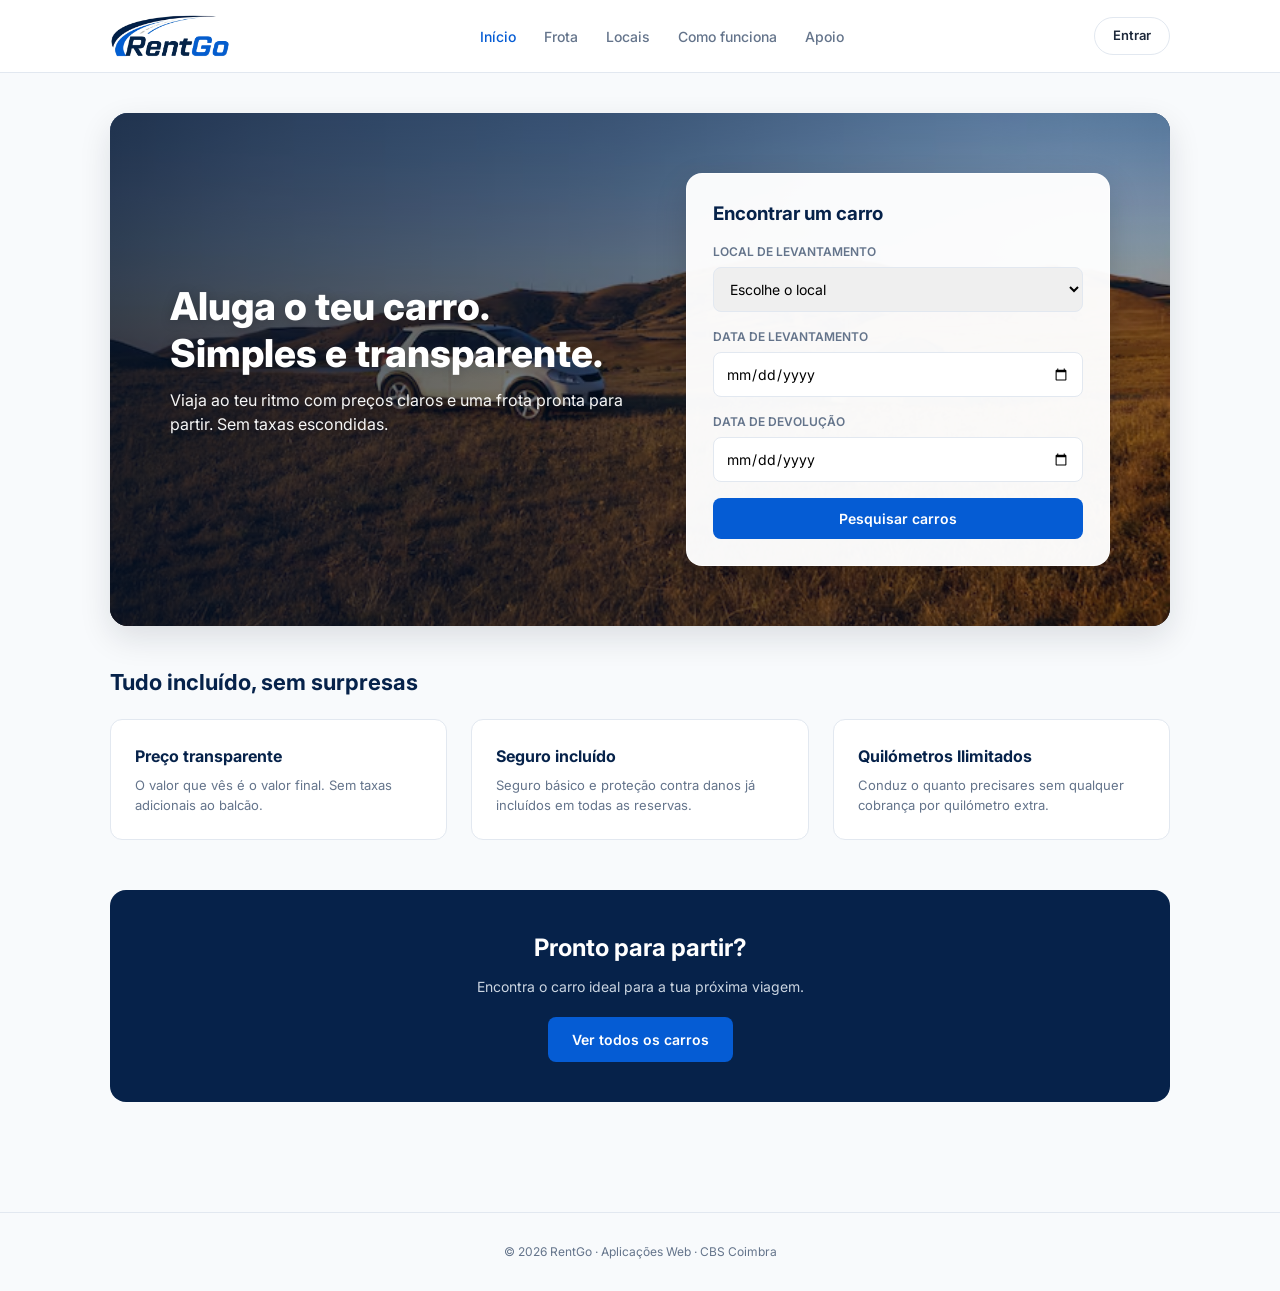
<file: Site apps-web/index.html>
<!DOCTYPE html>
<html lang="pt">
<head>
    <meta charset="UTF-8">
    <meta name="viewport" content="width=device-width, initial-scale=1.0">
    <title>RentGo - Aluguer de Carros</title>
    <link rel="stylesheet" href="style.css">
</head>
<body>

    <header>
        <div class="nav-container">
            <a href="index.html" class="logo">
                <img src="img/logo-rentgo.png" alt="RentGo">
            </a>
            <button class="menu-toggle" aria-label="Abrir menu" aria-expanded="false">☰</button>
            <nav id="menu">
                <a href="index.html" class="active">Início</a>
                <a href="frota.html">Frota</a>
                <a href="locais.html">Locais</a>
                <a href="como-funciona.html">Como funciona</a>
                <a href="apoio.html">Apoio</a>
            </nav>
            <a href="entrar.html" class="btn-entrar">Entrar</a>
        </div>
    </header>

    <main class="container">
        <!-- Hero Section -->
        <section class="hero">
            <!-- Imagem de fundo carregada diretamente pelo HTML (src + alt) -->
            <img
                class="hero-background-image"
                src="img/background.png"
                alt="Estrada costeira junto ao mar, com um automóvel"
            >

            <div class="hero-copy">
                <h1>Aluga o teu carro.<br>Simples e transparente.</h1>
                <p>Viaja ao teu ritmo com preços claros e uma frota pronta para partir. Sem taxas escondidas.</p>
            </div>

            <!-- Caixa de Pesquisa rápida -->
            <div class="search-box">
                <h3 style="margin-bottom: 15px; color: var(--primary);">Encontrar um carro</h3>
                <form action="frota.html" method="get">
                    <div class="form-group">
                        <label for="local">Local de levantamento</label>
                        <select id="local" name="local" required>
                            <option value="" disabled selected>Escolhe o local</option>
                            <option value="Lisboa - Aeroporto">Lisboa - Aeroporto</option>
                            <option value="Porto - Aeroporto">Porto - Aeroporto</option>
                            <option value="Coimbra - Estação">Coimbra - Estação</option>
                        </select>
                    </div>
                    <div class="form-group">
                        <label for="data-levantamento">Data de levantamento</label>
                        <input type="date" id="data-levantamento" name="levantamento" required>
                    </div>
                    <div class="form-group">
                        <label for="data-devolucao">Data de devolução</label>
                        <input type="date" id="data-devolucao" name="devolucao" required>
                    </div>
                    <button type="submit" class="btn-primary" style="width: 100%;">Pesquisar carros</button>
                </form>
            </div>
        </section>

        <!-- Vantagens -->
        <section style="margin-top: 40px;">
            <h2 style="font-size: 22px; color: var(--primary);">Tudo incluído, sem surpresas</h2>
            <div class="grid-3">
                <div class="card-vantagem">
                    <h3>Preço transparente</h3>
                    <p>O valor que vês é o valor final. Sem taxas adicionais ao balcão.</p>
                </div>
                <div class="card-vantagem">
                    <h3>Seguro incluído</h3>
                    <p>Seguro básico e proteção contra danos já incluídos em todas as reservas.</p>
                </div>
                <div class="card-vantagem">
                    <h3>Quilómetros Ilimitados</h3>
                    <p>Conduz o quanto precisares sem qualquer cobrança por quilómetro extra.</p>
                </div>
            </div>
        </section>

        <!-- CTA Final -->
        <section class="cta-banner">
            <h2>Pronto para partir?</h2>
            <p>Encontra o carro ideal para a tua próxima viagem.</p>
            <a href="frota.html" class="btn-primary">Ver todos os carros</a>
        </section>
    </main>

    <footer>
        <p>© 2026 RentGo · Aplicações Web · CBS Coimbra</p>
    </footer>

    <script src="js/script.js"></script>
    <script src="js/pesquisa.js"></script>

</body>
</html>
</file>
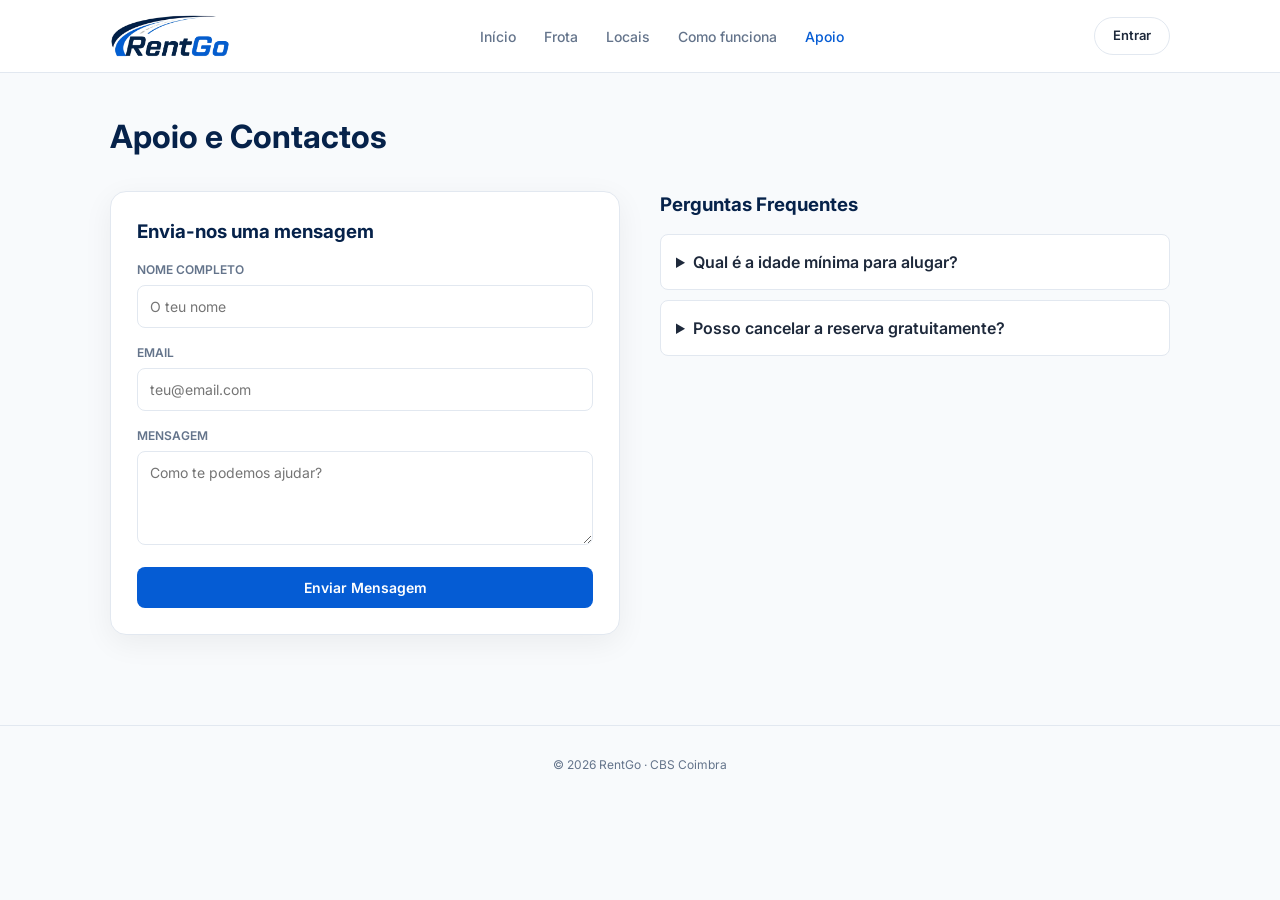
<file: Site apps-web/apoio.html>
<!DOCTYPE html>
<html lang="pt">
<head>
    <meta charset="UTF-8">
    <meta name="viewport" content="width=device-width, initial-scale=1.0">
    <title>Apoio ao Cliente - RentGo</title>
    <link rel="stylesheet" href="style.css">
</head>
<body>

    <header>
        <div class="nav-container">
            <a href="index.html" class="logo">
                <img src="img/logo-rentgo.png" alt="RentGo">
            </a>

            <button class="menu-toggle" aria-label="Abrir menu" aria-expanded="false">☰</button>

            <nav id="menu">
                <a href="index.html">Início</a>
                <a href="frota.html">Frota</a>
                <a href="locais.html">Locais</a>
                <a href="como-funciona.html">Como funciona</a>
                <a href="apoio.html" class="active">Apoio</a>
            </nav>
            <a href="entrar.html" class="btn-entrar">Entrar</a>
        </div>
    </header>

    <main class="container">
        <h1 style="color: var(--primary); margin-bottom: 30px;">Apoio e Contactos</h1>

        <div class="grid-2">
            <!-- Formulário de contacto -->
            <div class="search-box">
                <h3 style="color: var(--primary); margin-bottom: 15px;">Envia-nos uma mensagem</h3>
                <form>
                    <div class="form-group">
                        <label for="nome">Nome Completo</label>
                        <input type="text" id="nome" name="nome" autocomplete="name" placeholder="O teu nome" required>
                    </div>
                    <div class="form-group">
                        <label for="email-apoio">Email</label>
                        <input type="email" id="email-apoio" name="email" autocomplete="email" placeholder="teu@email.com" required>
                    </div>
                    <div class="form-group">
                        <label for="mensagem">Mensagem</label>
                        <textarea id="mensagem" name="mensagem" rows="4" placeholder="Como te podemos ajudar?" required></textarea>
                    </div>
                    <button type="submit" class="btn-primary" style="width: 100%;">Enviar Mensagem</button>
                </form>
            </div>

            <!-- FAQ com a tag semântica HTML5 details -->
            <div>
                <h3 style="color: var(--primary); margin-bottom: 15px;">Perguntas Frequentes</h3>

                <details style="background: #fff; padding: 15px; border-radius: 8px; margin-bottom: 10px; border: 1px solid var(--border-color); cursor: pointer;">
                    <summary style="font-weight: 600;">Qual é a idade mínima para alugar?</summary>
                    <p style="margin-top: 8px; font-size: 13px; color: var(--text-muted);">A idade mínima é de 21 anos com pelo menos 1 ano de carta de condução válida.</p>
                </details>

                <details style="background: #fff; padding: 15px; border-radius: 8px; margin-bottom: 10px; border: 1px solid var(--border-color); cursor: pointer;">
                    <summary style="font-weight: 600;">Posso cancelar a reserva gratuitamente?</summary>
                    <p style="margin-top: 8px; font-size: 13px; color: var(--text-muted);">Sim, o cancelamento é gratuito até 48 horas antes da hora de levantamento prevista.</p>
                </details>
            </div>
        </div>
    </main>

    <footer>
        <p>© 2026 RentGo · CBS Coimbra</p>
    </footer>

    <script src="js/script.js"></script>

</body>
</html>
</file>
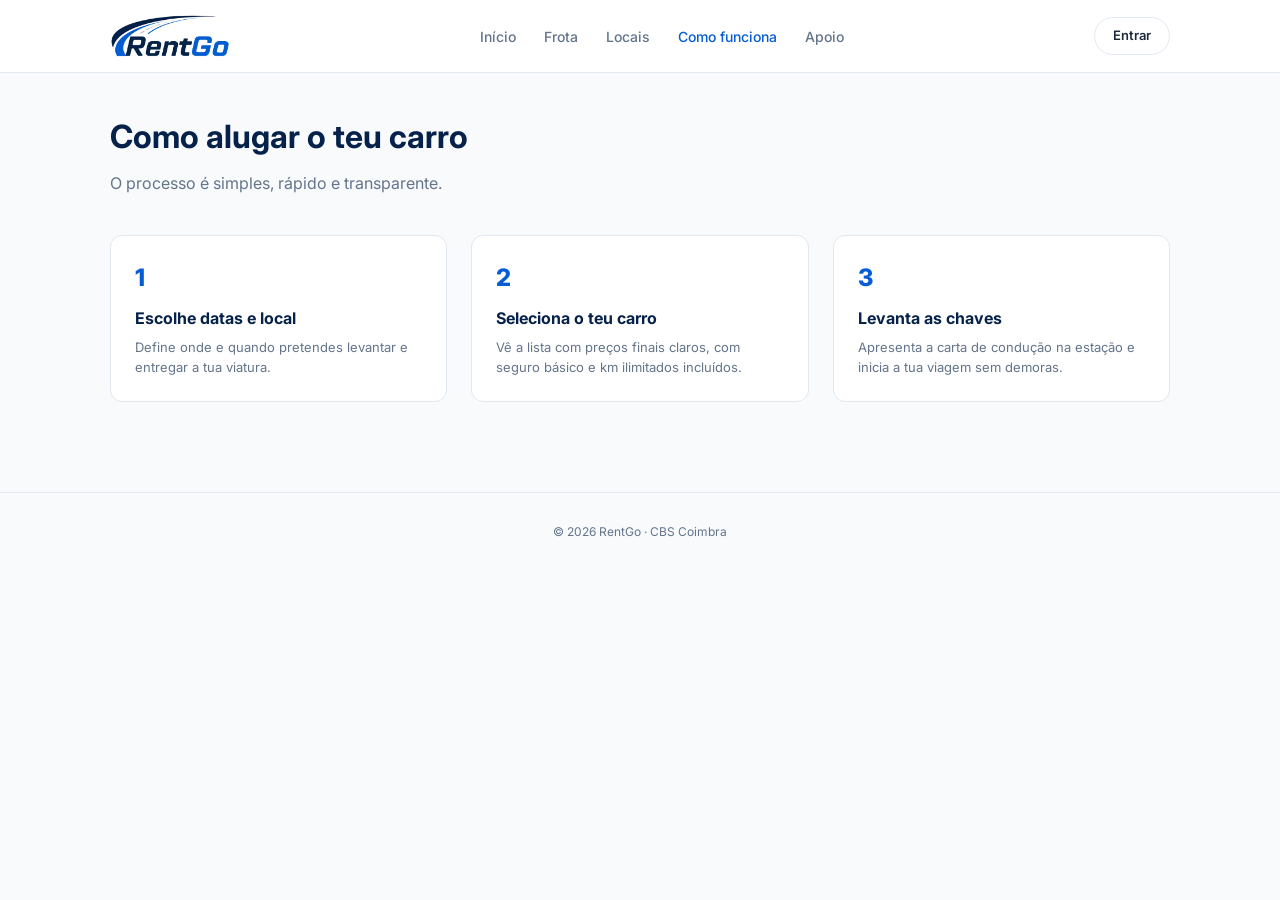
<file: Site apps-web/como-funciona.html>
<!DOCTYPE html>
<html lang="pt">
<head>
    <meta charset="UTF-8">
    <meta name="viewport" content="width=device-width, initial-scale=1.0">
    <title>Como Funciona - RentGo</title>
    <link rel="stylesheet" href="style.css">
</head>
<body>

    <header>
        <div class="nav-container">
            <a href="index.html" class="logo">
                <img src="img/logo-rentgo.png" alt="RentGo">
            </a>
            <button class="menu-toggle" aria-label="Abrir menu" aria-expanded="false">☰</button>

            <nav id="menu">
                <a href="index.html">Início</a>
                <a href="frota.html">Frota</a>
                <a href="locais.html">Locais</a>
                <a href="como-funciona.html" class="active">Como funciona</a>
                <a href="apoio.html">Apoio</a>
            </nav>
            <a href="entrar.html" class="btn-entrar">Entrar</a>
        </div>
    </header>

    <main class="container">
        <h1 style="color: var(--primary); margin-bottom: 10px;">Como alugar o teu carro</h1>
        <p style="color: var(--text-muted); margin-bottom: 40px;">O processo é simples, rápido e transparente.</p>

        <div class="grid-3">
            <div class="card-vantagem">
                <span style="font-size: 24px; font-weight: 800; color: var(--accent);">1</span>
                <h3 style="margin-top: 10px;">Escolhe datas e local</h3>
                <p>Define onde e quando pretendes levantar e entregar a tua viatura.</p>
            </div>
            <div class="card-vantagem">
                <span style="font-size: 24px; font-weight: 800; color: var(--accent);">2</span>
                <h3 style="margin-top: 10px;">Seleciona o teu carro</h3>
                <p>Vê a lista com preços finais claros, com seguro básico e km ilimitados incluídos.</p>
            </div>
            <div class="card-vantagem">
                <span style="font-size: 24px; font-weight: 800; color: var(--accent);">3</span>
                <h3 style="margin-top: 10px;">Levanta as chaves</h3>
                <p>Apresenta a carta de condução na estação e inicia a tua viagem sem demoras.</p>
            </div>
        </div>
    </main>

     <footer>
        <p>© 2026 RentGo · CBS Coimbra</p>
    </footer>

    <script src="js/script.js"></script>

</body>
</html>
</file>
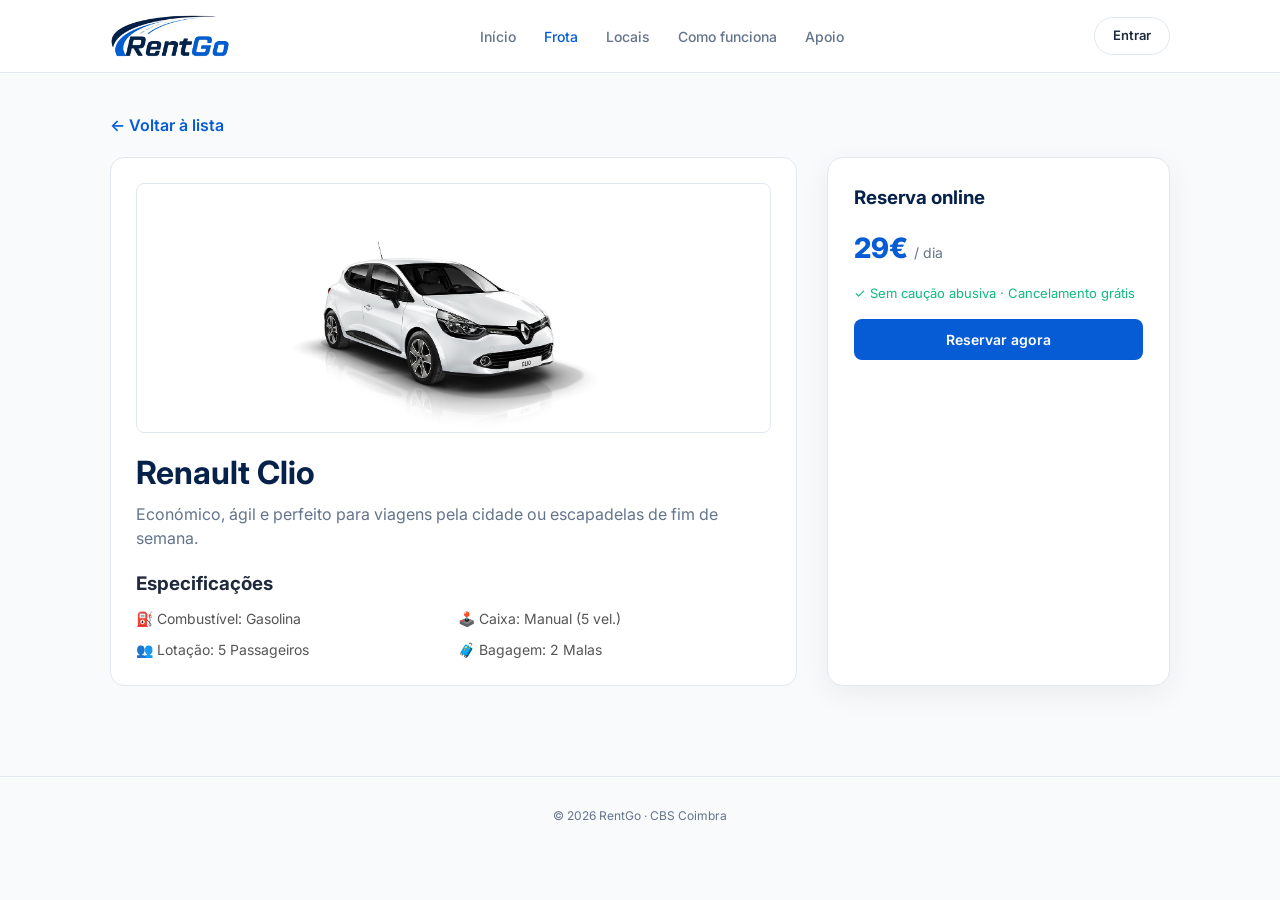
<file: Site apps-web/detalhe.html>
<!DOCTYPE html>
<html lang="pt">
<head>
    <meta charset="UTF-8">
    <meta name="viewport" content="width=device-width, initial-scale=1.0">
    <title>Renault Clio - RentGo</title>
    <link rel="stylesheet" href="style.css">
</head>
<body>

    <header>
        <div class="nav-container">
            <a href="index.html" class="logo">
                <img src="img/logo-rentgo.png" alt="RentGo">
            </a>

            <button class="menu-toggle" aria-label="Abrir menu" aria-expanded="false">☰</button>

            <nav id="menu">
                <a href="index.html">Início</a>
                <a href="frota.html" class="active">Frota</a>
                <a href="locais.html">Locais</a>
                <a href="como-funciona.html">Como funciona</a>
                <a href="apoio.html">Apoio</a>
            </nav>
            <a href="entrar.html" class="btn-entrar">Entrar</a>
        </div>
    </header>

    <main class="container">
        <a href="frota.html" style="text-decoration: none; color: var(--accent); font-weight: 600;">← Voltar à lista</a>

        <div class="detalhe-grid">
            <!-- Informações Técnicas -->
            <div class="detalhe-info">
                <div class="carro-img" style="height: 250px;">
                    <img src="img/renault_clio.jpg" alt="Renault Clio">
                </div>
                <h1 style="color: var(--primary); margin-bottom: 5px;">Renault Clio</h1>
                <p style="color: var(--text-muted); margin-bottom: 20px;">Económico, ágil e perfeito para viagens pela cidade ou escapadelas de fim de semana.</p>

                <h3 style="margin-bottom: 10px;">Especificações</h3>
                <ul class="specs-lista">
                    <li>⛽ Combustível: Gasolina</li>
                    <li>🕹️ Caixa: Manual (5 vel.)</li>
                    <li>👥 Lotação: 5 Passageiros</li>
                    <li>🧳 Bagagem: 2 Malas</li>
                </ul>
            </div>

            <!-- Resumo e Confirmação de Reserva -->
            <div class="search-box">
                <h3 style="color: var(--primary); margin-bottom: 15px;">Reserva online</h3>
                <div style="font-size: 28px; font-weight: 800; color: var(--accent); margin-bottom: 15px;">
                    29€ <span style="font-size: 14px; color: var(--text-muted); font-weight: normal;">/ dia</span>
                </div>
                <p style="font-size: 13px; color: #10b981; margin-bottom: 15px;">✓ Sem caução abusiva · Cancelamento grátis</p>
                <button class="btn-primary" style="width: 100%;" onclick="alert('Reserva iniciada!')">Reservar agora</button>
            </div>
        </div>
    </main>

    <footer>
        <p>© 2026 RentGo · CBS Coimbra</p>
    </footer>

    <script src="js/script.js"></script>

</body>
</html>
</file>
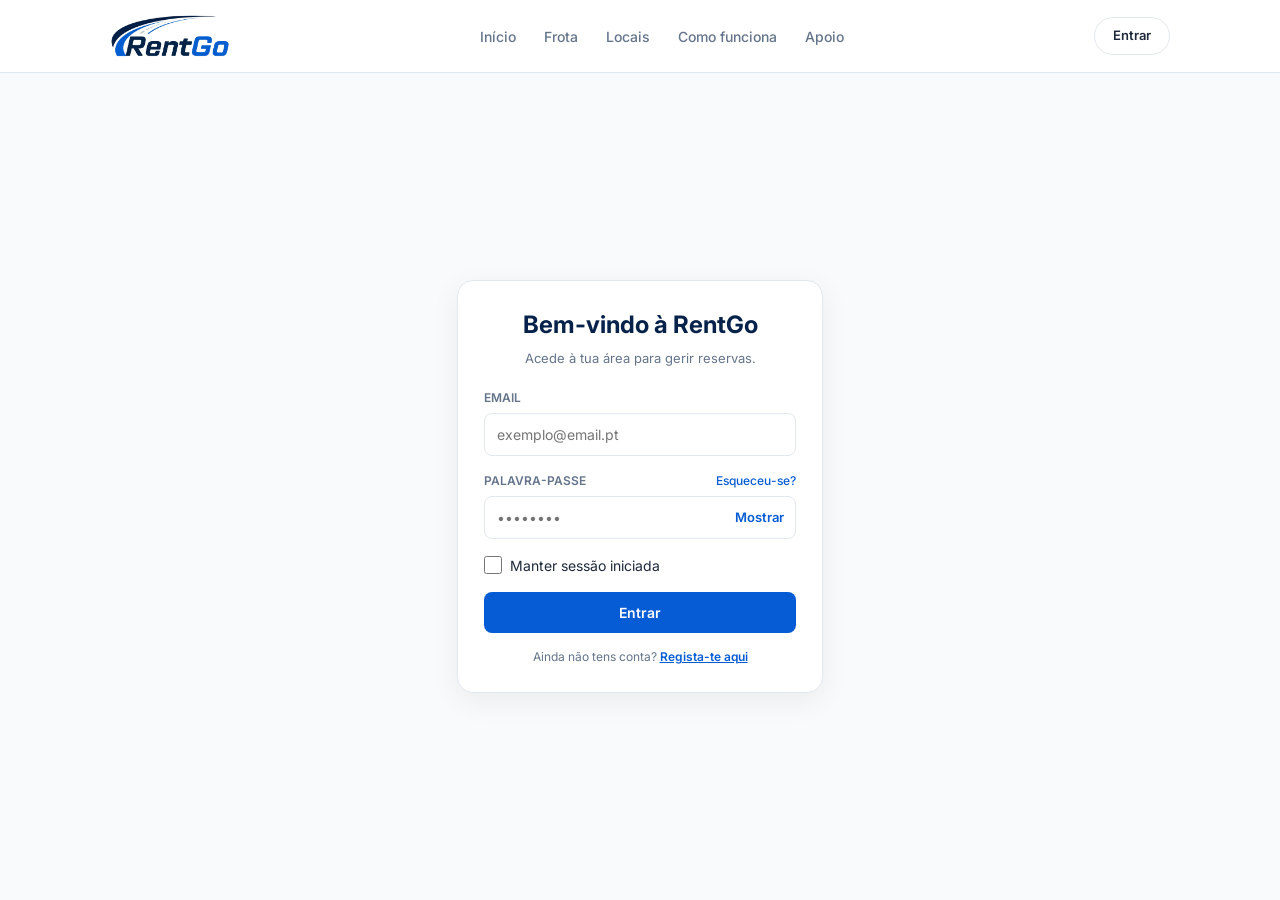
<file: Site apps-web/entrar.html>
<!DOCTYPE html>
<html lang="pt">
<head>
    <meta charset="UTF-8">
    <meta name="viewport" content="width=device-width, initial-scale=1.0">
    <title>Entrar - RentGo</title>
    <link rel="stylesheet" href="style.css">
</head>
<body style="display: flex; flex-direction: column; min-height: 100vh;">

    <header>
        <div class="nav-container">
            <a href="index.html" class="logo">
                <img src="img/logo-rentgo.png" alt="RentGo">
            </a>

            <button class="menu-toggle" aria-label="Abrir menu" aria-expanded="false">☰</button>
            <nav id="menu">
                <a href="index.html">Início</a>
                <a href="frota.html">Frota</a>
                <a href="locais.html">Locais</a>
                <a href="como-funciona.html">Como funciona</a>
                <a href="apoio.html">Apoio</a>
            </nav>
            <a href="entrar.html" class="btn-entrar">Entrar</a>
        </div>
    </header>

    <main class="container" style="flex: 1; display: flex; align-items: center; justify-content: center;">
        <div class="search-box" style="width: 100%; max-width: 400px;">
            <h2 style="color: var(--primary); margin-bottom: 6px; text-align: center;">Bem-vindo à RentGo</h2>
            <p style="color: var(--text-muted); font-size: 13px; text-align: center; margin-bottom: 20px;">Acede à tua área para gerir reservas.</p>
            
            <form>
                <div class="form-group">
                    <label for="email">Email</label>
                    <input type="email" id="email" name="email" autocomplete="email" placeholder="exemplo@email.pt" required>
                </div>

                <div class="form-group">
                    <div class="label-linha">
                        <label for="password">Palavra-passe</label>
                        <a href="#" class="link-esqueceu">Esqueceu-se?</a>
                    </div>
                    <div class="campo-password">
                        <input type="password" id="password" name="password" autocomplete="current-password" placeholder="••••••••" required>
                        <button type="button" id="mostrar-password" class="btn-mostrar">Mostrar</button>
                    </div>
                </div>

                <label class="check-linha">
                    <input type="checkbox" id="manter-sessao" name="manter-sessao"> Manter sessão iniciada
                </label>

                <button type="submit" class="btn-primary" style="width: 100%; margin-top: 16px;">Entrar</button>
            </form>
            
            <p style="font-size: 12px; text-align: center; margin-top: 15px; color: var(--text-muted);">
                Ainda não tens conta? <a href="#" style="color: var(--accent); font-weight: 600;">Regista-te aqui</a>
            </p>
        </div>
    </main>


    <script src="js/script.js"></script>

</body>
</html>
</file>
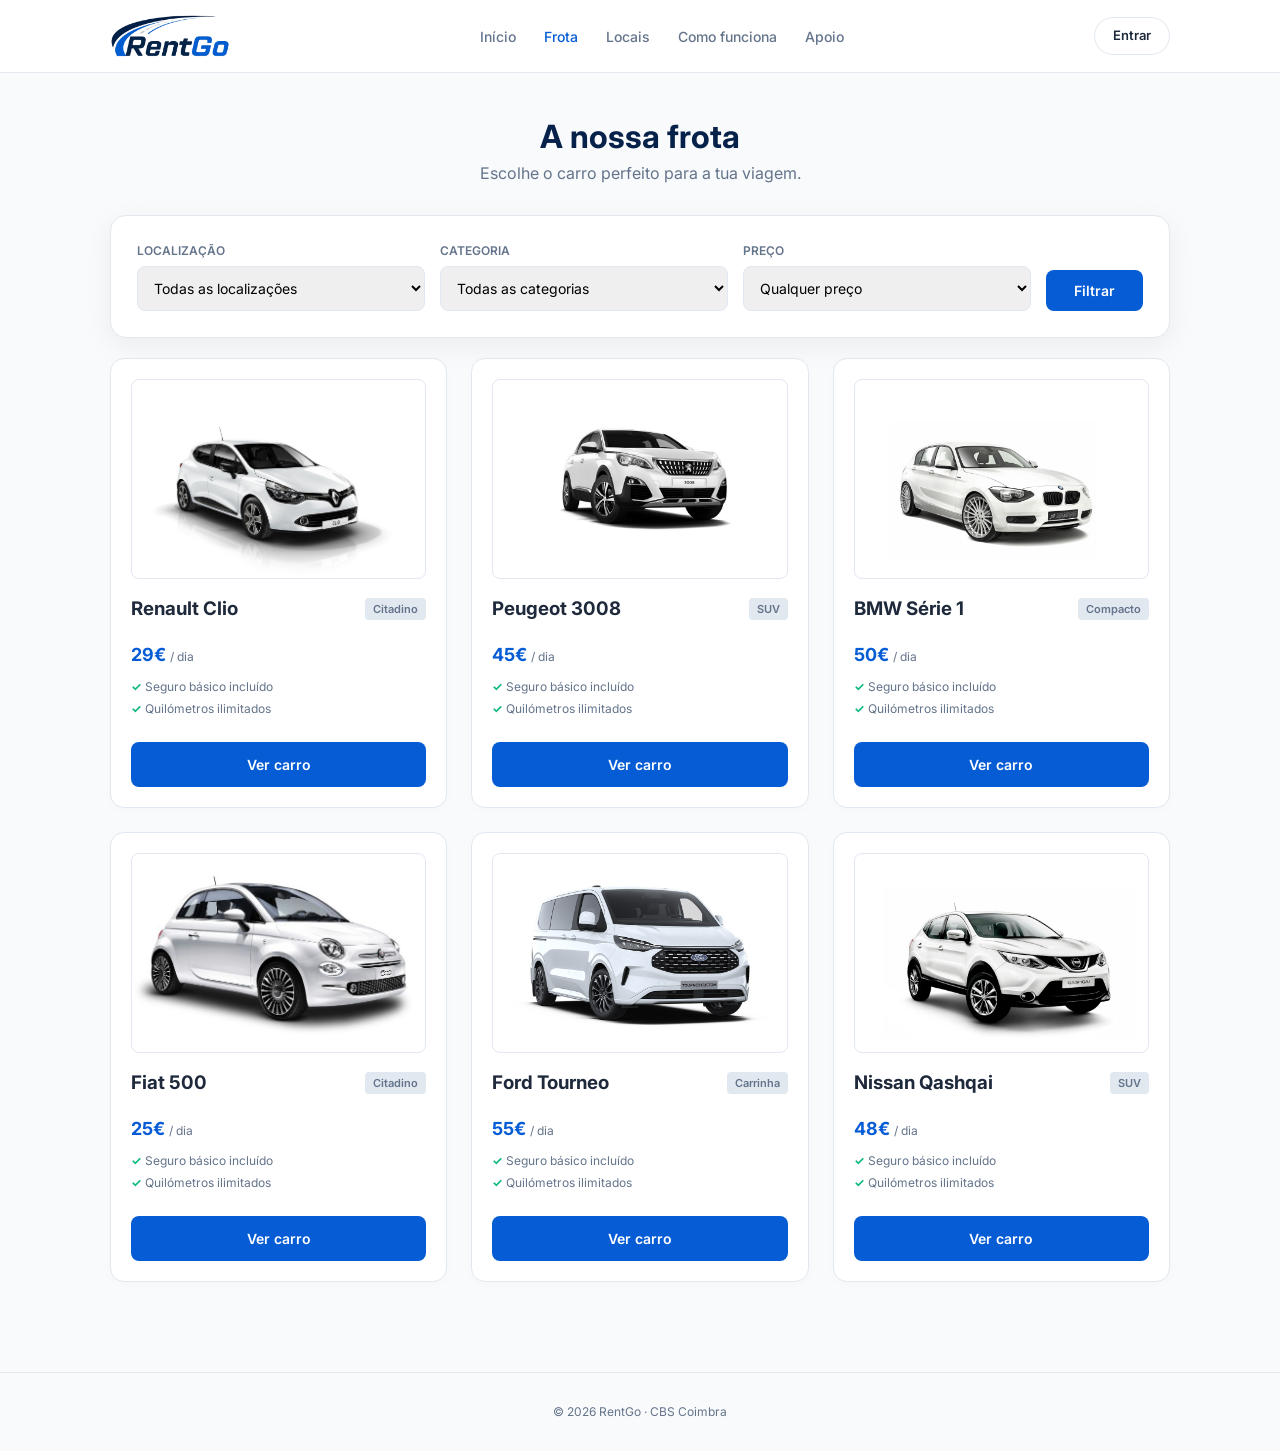
<file: Site apps-web/frota.html>
<!DOCTYPE html>
<html lang="pt">

<head>
    <meta charset="UTF-8">
    <meta name="viewport" content="width=device-width, initial-scale=1.0">
    <title>Frota de Carros - RentGo</title>
    <link rel="stylesheet" href="style.css">
</head>

<body>

    <header>
        <div class="nav-container">
            <a href="index.html" class="logo">
                <img src="img/logo-rentgo.png" alt="RentGo">
            </a>
            <button class="menu-toggle" aria-label="Abrir menu" aria-expanded="false">☰</button>
            <nav id="menu">
                <a href="index.html">Início</a>
                <a href="frota.html" class="active">Frota</a>
                <a href="locais.html">Locais</a>
                <a href="como-funciona.html">Como funciona</a>
                <a href="apoio.html">Apoio</a>
            </nav>
            <a href="entrar.html" class="btn-entrar">Entrar</a>
        </div>
    </header>

    <main class="container">
        <div style="text-align: center; margin-bottom: 30px;">
            <h1 style="color: var(--primary);">A nossa frota</h1>
            <p style="color: var(--text-muted);">Escolhe o carro perfeito para a tua viagem.</p>
        </div>

        <!-- Filtros de Pesquisa -->
        <div class="search-box" style="margin-bottom: 20px;">
            <div style="display: flex; flex-wrap: wrap; gap: 15px; align-items: flex-end;">
                <div class="form-group" style="flex: 1; min-width: 180px; margin-bottom: 0;">
                    <label for="filtro-localizacao">Localização</label>
                    <select id="filtro-localizacao" name="localizacao">
                        <option>Todas as localizações</option>
                        <option>Lisboa - Aeroporto</option>
                        <option>Porto - Aeroporto</option>
                        <option>Coimbra - Estação</option>
                    </select>
                </div>
                <div class="form-group" style="flex: 1; min-width: 180px; margin-bottom: 0;">
                    <label for="filtro-categoria">Categoria</label>
                    <select id="filtro-categoria" name="categoria">
                        <option>Todas as categorias</option>
                        <option>Citadino</option>
                        <option>Compacto</option>
                        <option>SUV</option>
                        <option>Carrinha</option>
                    </select>
                </div>
                <div class="form-group" style="flex: 1; min-width: 180px; margin-bottom: 0;">
                    <label for="filtro-preco">Preço</label>
                    <select id="filtro-preco" name="preco">
                        <option>Qualquer preço</option>
                        <option>Até 30€/dia</option>
                        <option>Até 60€/dia</option>
                    </select>
                </div>
                <button type="button" id="btn-filtrar" class="btn-primary" style="padding: 12px 28px;">Filtrar</button>
            </div>
        </div>

        <!-- Resumo da pesquisa (preenchido pelo script) -->
        <p id="resumo-pesquisa" style="display: none; margin-bottom: 20px; font-weight: 600; color: var(--primary);"></p>

        <!-- Lista de Carros -->
        <div class="grid-3">
            <div class="card-carro" data-categoria="Citadino" data-preco="29" data-locais="Lisboa - Aeroporto,Porto - Aeroporto,Coimbra - Estação">
                <div class="carro-img">
                    <img src="img/renault_clio.jpg" alt="Renault Clio">
                </div>
                <div class="carro-header">
                    <h3>Renault Clio</h3>
                    <span class="badge-tag">Citadino</span>
                </div>
                <div class="carro-preco">29€ <span>/ dia</span></div>
                <ul class="vantagens-lista">
                    <li>Seguro básico incluído</li>
                    <li>Quilómetros ilimitados</li>
                </ul>
                <a href="detalhe.html" class="btn-primary">Ver carro</a>
            </div>

            <div class="card-carro" data-categoria="SUV" data-preco="45" data-locais="Lisboa - Aeroporto,Porto - Aeroporto">
                <div class="carro-img">
                    <img src="img/peugeut3008.jpg" alt="Peugeot 3008">
                </div>
                <div class="carro-header">
                    <h3>Peugeot 3008</h3>
                    <span class="badge-tag">SUV</span>
                </div>
                <div class="carro-preco">45€ <span>/ dia</span></div>
                <ul class="vantagens-lista">
                    <li>Seguro básico incluído</li>
                    <li>Quilómetros ilimitados</li>
                </ul>
                <a href="detalhe.html" class="btn-primary">Ver carro</a>
            </div>

            <div class="card-carro" data-categoria="Compacto" data-preco="50" data-locais="Lisboa - Aeroporto,Coimbra - Estação">
                <div class="carro-img">
                    <img src="img/bmw_serie1.jpg" alt="BMW Série 1">
                </div>
                <div class="carro-header">
                    <h3>BMW Série 1</h3>
                    <span class="badge-tag">Compacto</span>
                </div>
                <div class="carro-preco">50€ <span>/ dia</span></div>
                <ul class="vantagens-lista">
                    <li>Seguro básico incluído</li>
                    <li>Quilómetros ilimitados</li>
                </ul>
                <a href="detalhe.html" class="btn-primary">Ver carro</a>
            </div>

            <div class="card-carro" data-categoria="Citadino" data-preco="25" data-locais="Lisboa - Aeroporto,Porto - Aeroporto,Coimbra - Estação">
                <div class="carro-img">
                    <img src="img/fiat500.jpg" alt="Fiat 500">
                </div>
                <div class="carro-header">
                    <h3>Fiat 500</h3>
                    <span class="badge-tag">Citadino</span>
                </div>
                <div class="carro-preco">25€ <span>/ dia</span></div>
                <ul class="vantagens-lista">
                    <li>Seguro básico incluído</li>
                    <li>Quilómetros ilimitados</li>
                </ul>
                <a href="detalhe.html" class="btn-primary">Ver carro</a>
            </div>

            <div class="card-carro" data-categoria="Carrinha" data-preco="55" data-locais="Porto - Aeroporto,Coimbra - Estação">
                <div class="carro-img">
                    <img src="img/ford-tourneo_custom-eu-Column_Card_Titanium_X-3x2-1000x667.webp" alt="Ford Tourneo">
                </div>
                <div class="carro-header">
                    <h3>Ford Tourneo</h3>
                    <span class="badge-tag">Carrinha</span>
                </div>
                <div class="carro-preco">55€ <span>/ dia</span></div>
                <ul class="vantagens-lista">
                    <li>Seguro básico incluído</li>
                    <li>Quilómetros ilimitados</li>
                </ul>
                <a href="detalhe.html" class="btn-primary">Ver carro</a>
            </div>

            <div class="card-carro" data-categoria="SUV" data-preco="48" data-locais="Lisboa - Aeroporto,Porto - Aeroporto,Coimbra - Estação">
                <div class="carro-img">
                    <img src="img/nissan_qashqai.jpg" alt="Nissan Qashqai">
                </div>
                <div class="carro-header">
                    <h3>Nissan Qashqai</h3>
                    <span class="badge-tag">SUV</span>
                </div>
                <div class="carro-preco">48€ <span>/ dia</span></div>
                <ul class="vantagens-lista">
                    <li>Seguro básico incluído</li>
                    <li>Quilómetros ilimitados</li>
                </ul>
                <a href="detalhe.html" class="btn-primary">Ver carro</a>
            </div>
        </div>

        <!-- Mensagem quando não há carros -->
        <p id="sem-resultados" style="display: none; text-align: center; margin-top: 30px; color: var(--text-muted);">
            Não há carros disponíveis com estes critérios. Tenta outro local ou outra categoria.
        </p>
    </main>

    <footer>
        <p>© 2026 RentGo · CBS Coimbra</p>
    </footer>

    <script src="js/script.js"></script>
    <script src="js/pesquisa.js"></script>

</body>

</html>
</file>
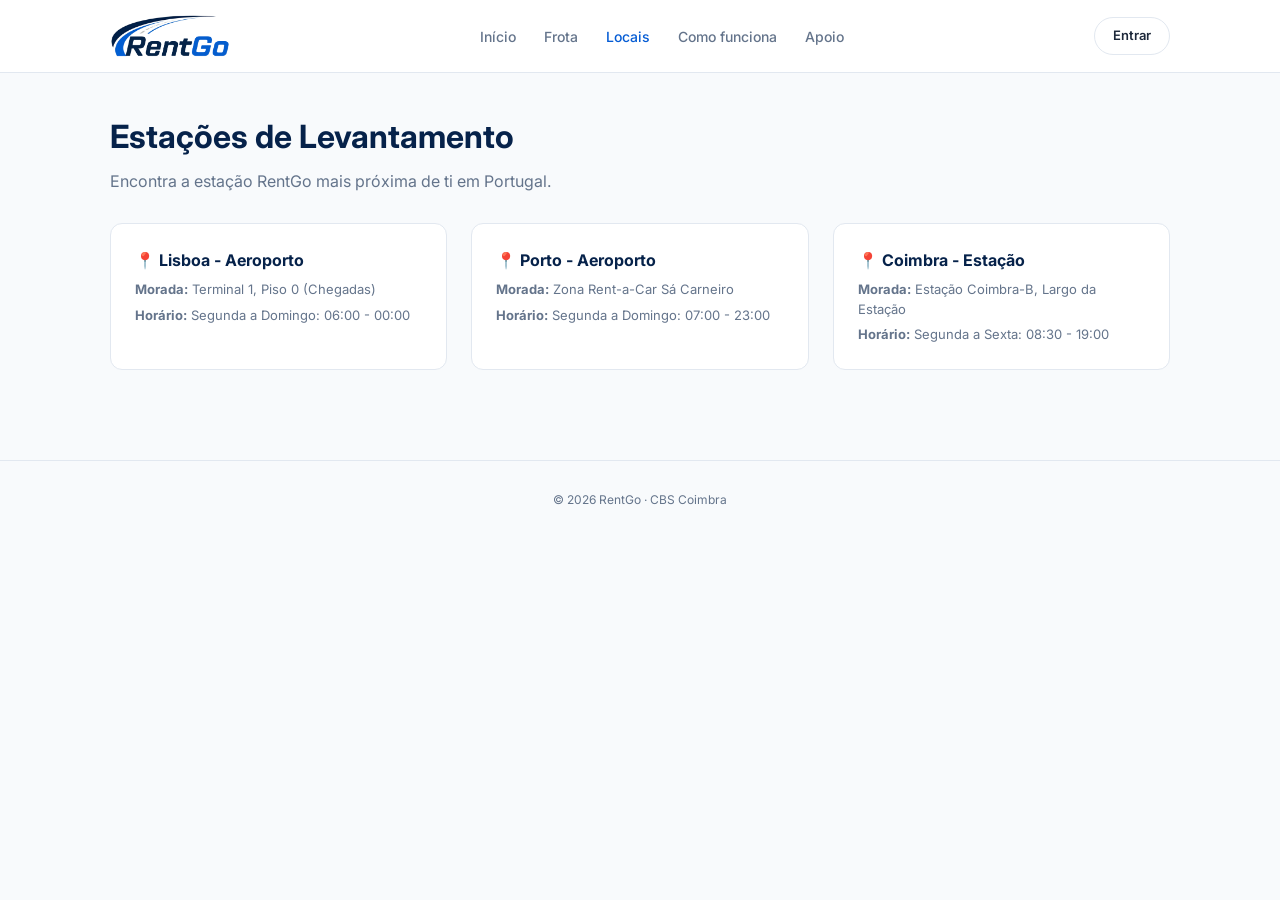
<file: Site apps-web/locais.html>
<!DOCTYPE html>
<html lang="pt">
<head>
    <meta charset="UTF-8">
    <meta name="viewport" content="width=device-width, initial-scale=1.0">
    <title>Locais de Levantamento - RentGo</title>
    <link rel="stylesheet" href="style.css">
</head>
<body>

    <header>
        <div class="nav-container">
            <a href="index.html" class="logo">
                <img src="img/logo-rentgo.png" alt="RentGo">
            </a>

            <button class="menu-toggle" aria-label="Abrir menu" aria-expanded="false">☰</button>

            <nav id="menu">
                <a href="index.html">Início</a>
                <a href="frota.html">Frota</a>
                <a href="locais.html" class="active">Locais</a>
                <a href="como-funciona.html">Como funciona</a>
                <a href="apoio.html">Apoio</a>
            </nav>
            <a href="entrar.html" class="btn-entrar">Entrar</a>
        </div>
    </header>

    <main class="container">
        <h1 style="color: var(--primary); margin-bottom: 8px;">Estações de Levantamento</h1>
        <p style="color: var(--text-muted); margin-bottom: 30px;">Encontra a estação RentGo mais próxima de ti em Portugal.</p>

        <div class="grid-3">
            <div class="card-vantagem">
                <h3>📍 Lisboa - Aeroporto</h3>
                <p><strong>Morada:</strong> Terminal 1, Piso 0 (Chegadas)</p>
                <p style="margin-top: 6px;"><strong>Horário:</strong> Segunda a Domingo: 06:00 - 00:00</p>
            </div>
            <div class="card-vantagem">
                <h3>📍 Porto - Aeroporto</h3>
                <p><strong>Morada:</strong> Zona Rent-a-Car Sá Carneiro</p>
                <p style="margin-top: 6px;"><strong>Horário:</strong> Segunda a Domingo: 07:00 - 23:00</p>
            </div>
            <div class="card-vantagem">
                <h3>📍 Coimbra - Estação</h3>
                <p><strong>Morada:</strong> Estação Coimbra-B, Largo da Estação</p>
                <p style="margin-top: 6px;"><strong>Horário:</strong> Segunda a Sexta: 08:30 - 19:00</p>
            </div>
        </div>
    </main>

    <footer>
        <p>© 2026 RentGo · CBS Coimbra</p>
    </footer>

    <script src="js/script.js"></script>

</body>
</html>
</file>
<file: Site apps-web/style.css>
/* ==========================================================
   CONFIGURAÇÕES GERAIS E FONTES
   ========================================================== */
@import url('https://fonts.googleapis.com/css2?family=Inter:wght@400;500;600;700&display=swap');

* {
    margin: 0;
    padding: 0;
    box-sizing: border-box;
    font-family: 'Inter', -apple-system, BlinkMacSystemFont, sans-serif;
}

:root {
    --primary: #06224a;       /* Azul-marinho do "Rent" */
    --accent: #055cd4;        /* Azul vivo do "Go" */
    --accent-hover: #044aaa;  /* Azul mais escuro para o hover */
    --bg-body: #f8fafc;
    --card-bg: #ffffff;
    --text-main: #1e293b;
    --text-muted: #64748b;
    --border-color: #e2e8f0;
}

body {
    background-color: var(--bg-body);
    color: var(--text-main);
    line-height: 1.5;
}

img {
    max-width: 100%;
    height: auto;
}

/* ==========================================================
   BARRA DE NAVEGAÇÃO (HEADER)
   ========================================================== */
header {
    background: #ffffff;
    border-bottom: 1px solid var(--border-color);
    position: sticky;
    top: 0;
    z-index: 100;
}

.nav-container {
    max-width: 1100px;
    margin: 0 auto;
    padding: 14px 20px;
    display: flex;
    justify-content: space-between;
    align-items: center;
}

.logo {
    display: inline-flex;
    align-items: center;
    text-decoration: none;
}

.logo img {
    height: 44px;
    width: auto;
    display: block;
}

nav a {
    margin: 0 12px;
    text-decoration: none;
    color: var(--text-muted);
    font-size: 14px;
    font-weight: 500;
    transition: color 0.2s;
}

nav a:hover, nav a.active {
    color: var(--accent);
}

.btn-entrar {
    padding: 8px 18px;
    border: 1.5px solid var(--border-color);
    border-radius: 20px;
    text-decoration: none;
    color: var(--text-main);
    font-size: 13px;
    font-weight: 600;
    transition: all 0.2s;
}

.btn-entrar:hover {
    border-color: var(--primary);
    background: var(--primary);
    color: #fff;
}

.menu-toggle {
    display: none;
    background: none;
    border: 1.5px solid var(--border-color);
    border-radius: 8px;
    padding: 6px 12px;
    font-size: 20px;
    color: var(--primary);
    cursor: pointer;
}

/* ==========================================================
   ELEMENTOS PADRÃO (BOTÕES E CONTENTORES)
   ========================================================== */
.container {
    max-width: 1100px;
    margin: 0 auto;
    padding: 40px 20px;
}

.btn-primary {
    display: inline-block;
    background: var(--accent);
    color: #ffffff;
    padding: 12px 24px;
    border-radius: 8px;
    font-weight: 600;
    font-size: 14px;
    border: none;
    cursor: pointer;
    text-decoration: none;
    text-align: center;
    transition: background 0.2s;
}

.btn-primary:hover {
    background: var(--accent-hover);
}

.btn-outline {
    background: transparent;
    color: var(--accent);
    border: 1.5px solid var(--accent);
    padding: 10px 18px;
    border-radius: 8px;
    font-weight: 600;
    font-size: 13px;
    cursor: pointer;
    text-decoration: none;
    text-align: center;
}

.btn-outline:hover {
    background: var(--accent);
    color: #fff;
}

/* ==========================================================
   PÁGINA INICIAL: HERO & CAIXA DE PESQUISA
   ========================================================== */
.hero {
    position: relative;
    isolation: isolate;
    display: grid;
    grid-template-columns: minmax(0, 1.05fr) minmax(340px, 0.95fr);
    gap: clamp(24px, 4vw, 48px);
    align-items: center;
    min-height: 430px;
    padding: clamp(32px, 5vw, 60px);
    border-radius: 18px;
    overflow: hidden;
    background-color: #18324f; /* cor de reserva enquanto a fotografia carrega */
    box-shadow: 0 12px 32px rgba(15, 23, 42, 0.12);
}

/* Fotografia carregada através do atributo src no index.html */
.hero-background-image {
    position: absolute;
    inset: 0;
    z-index: 0;
    display: block;
    width: 100%;
    height: 100%;
    max-width: none;
    object-fit: cover;
    object-position: center;
}

/* Camada escura para manter o título legível */
.hero::before {
    content: "";
    position: absolute;
    inset: 0;
    z-index: 1;
    background: linear-gradient(
        90deg,
        rgba(3, 20, 43, 0.72) 0%,
        rgba(3, 20, 43, 0.52) 48%,
        rgba(3, 20, 43, 0.22) 100%
    );
    pointer-events: none;
}

.hero > *:not(.hero-background-image) {
    position: relative;
    z-index: 2;
}

.hero-copy {
    max-width: 560px;
}

.hero h1 {
    font-size: clamp(1.75rem, 5vw, 2.4rem);
    font-weight: 800;
    line-height: 1.2;
    color: #ffffff;
    margin-bottom: 12px;
    text-shadow: 0 2px 12px rgba(0, 0, 0, 0.22);
}

.hero p {
    max-width: 540px;
    color: rgba(255, 255, 255, 0.96);
    font-size: 16px;
    margin-bottom: 20px;
    text-shadow: 0 1px 8px rgba(0, 0, 0, 0.22);
}

.hero .search-box {
    background: rgba(255, 255, 255, 0.97);
    border: 1px solid rgba(255, 255, 255, 0.72);
    box-shadow: 0 12px 32px rgba(0, 0, 0, 0.16);
}

/* Caixa de pesquisa rápida */
.search-box {
    background: #ffffff;
    padding: 26px;
    border-radius: 16px;
    box-shadow: 0 8px 30px rgba(0,0,0,0.06);
    border: 1px solid var(--border-color);
}

.form-group {
    margin-bottom: 16px;
}

.form-group label {
    display: block;
    font-size: 12px;
    font-weight: 600;
    color: var(--text-muted);
    margin-bottom: 6px;
    text-transform: uppercase;
}

.form-group input, .form-group select, .form-group textarea {
    width: 100%;
    padding: 12px;
    border: 1.5px solid var(--border-color);
    border-radius: 8px;
    font-size: 14px;
    outline: none;
}

.form-group input:focus, .form-group select:focus {
    border-color: var(--accent);
}

.form-group input[type="checkbox"] {
    width: auto;
    padding: 0;
}

.label-linha {
    display: flex;
    justify-content: space-between;
    align-items: baseline;
    margin-bottom: 6px;
}

.label-linha label {
    margin-bottom: 0;
}

.link-esqueceu {
    font-size: 12px;
    color: var(--accent);
    text-decoration: none;
    font-weight: 500;
}

.link-esqueceu:hover {
    text-decoration: underline;
}

.campo-password {
    position: relative;
}

.campo-password input {
    padding-right: 80px; /* espaço para o botão "Mostrar" */
}

.btn-mostrar {
    position: absolute;
    right: 12px;
    top: 50%;
    transform: translateY(-50%);
    background: none;
    border: none;
    color: var(--accent);
    font-size: 13px;
    font-weight: 600;
    cursor: pointer;
}

.check-linha {
    display: flex;
    align-items: center;
    gap: 8px;
    font-size: 14px;
    color: var(--text-main);
    cursor: pointer;
}

.check-linha input[type="checkbox"] {
    width: 18px;
    height: 18px;
}

/* ==========================================================
   GRELHAS E CARTÕES (VANTAGENS E FROTA)
   ========================================================== */
.grid-3 {
    display: grid;
    grid-template-columns: repeat(auto-fit, minmax(min(280px, 100%), 1fr));
    gap: 24px;
    margin-top: 20px;
}

.grid-2 {
    display: grid;
    grid-template-columns: 1fr 1fr;
    gap: 40px;
}

.card-vantagem {
    background: #ffffff;
    padding: 24px;
    border-radius: 12px;
    border: 1px solid var(--border-color);
}

.card-vantagem h3 {
    font-size: 16px;
    color: var(--primary);
    margin-bottom: 8px;
}

.card-vantagem p {
    font-size: 13px;
    color: var(--text-muted);
}

/* Cartões de Automóvel */
.card-carro {
    background: #ffffff;
    border: 1px solid var(--border-color);
    border-radius: 14px;
    overflow: hidden;
    padding: 20px;
    display: flex;
    flex-direction: column;
    box-shadow: 0 2px 10px rgba(0,0,0,0.02);
}

.carro-img {
    height: 200px;
    background: #ffffff;
    border: 1px solid var(--border-color);
    border-radius: 8px;
    display: flex;
    align-items: center;
    justify-content: center;
    font-size: 40px;
    margin-bottom: 16px;
    overflow: hidden;
}

.carro-img img {
    width: 100%;
    height: 100%;
    object-fit: contain;
    border-radius: 8px;
}

.badge-tag {
    background: #e2e8f0;
    font-size: 11px;
    font-weight: 600;
    padding: 3px 8px;
    border-radius: 4px;
    color: var(--text-muted);
}

.carro-header {
    display: flex;
    justify-content: space-between;
    align-items: center;
    margin-bottom: 8px;
}

.carro-preco {
    font-size: 18px;
    font-weight: 700;
    color: var(--accent);
    margin: 10px 0;
}

.carro-preco span {
    font-size: 12px;
    font-weight: 400;
    color: var(--text-muted);
}

.vantagens-lista {
    list-style: none;
    font-size: 12px;
    color: var(--text-muted);
    margin-bottom: 20px;
}

.vantagens-lista li {
    margin-bottom: 4px;
}

.vantagens-lista li::before {
    content: "✓ ";
    color: #10b981;
    font-weight: bold;
}

/* ==========================================================
   PÁGINA DE DETALHE DO CARRO
   ========================================================== */
.detalhe-grid {
    display: grid;
    grid-template-columns: 2fr 1fr;
    gap: 30px;
    margin-top: 20px;
}

.detalhe-info {
    background: #fff;
    padding: 25px;
    border-radius: 14px;
    border: 1px solid var(--border-color);
}

.specs-lista {
    list-style: none;
    display: grid;
    grid-template-columns: 1fr 1fr;
    gap: 10px;
    font-size: 14px;
    color: #555;
}

/* ==========================================================
   BANNER INFERIOR (CTA) E RODAPÉ
   ========================================================== */
.cta-banner {
    background: var(--primary);
    color: #ffffff;
    border-radius: 16px;
    padding: 40px 20px;
    text-align: center;
    margin: 50px auto 20px auto;
}

.cta-banner h2 {
    font-size: 24px;
    margin-bottom: 10px;
}

.cta-banner p {
    color: #cbd5e1;
    margin-bottom: 20px;
    font-size: 14px;
}

footer {
    text-align: center;
    padding: 30px;
    font-size: 12px;
    color: var(--text-muted);
    border-top: 1px solid var(--border-color);
    margin-top: 50px;
}

/* ==========================================================
   RESPONSIVO 
   ========================================================== */

/* Tablet e telemóvel */
@media (max-width: 768px) {
    .hero {
        grid-template-columns: 1fr;
        min-height: auto;
        padding: 32px 22px;
        gap: 24px;
        background-position: center;
    }

    .grid-2 {
        grid-template-columns: 1fr;
        gap: 28px;
    }

    .detalhe-grid {
        grid-template-columns: 1fr;
        gap: 20px;
    }

    .menu-toggle { display: block; }
    .logo { margin-right: auto; }

    .nav-container {
        flex-wrap: wrap;
        gap: 10px;
    }

    nav {
        display: none;
        order: 3;
        width: 100%;
        flex-direction: column;
    }

    nav.open { display: flex; }

    nav a {
        margin: 0;
        padding: 12px 0;
        border-top: 1px solid var(--border-color);
    }
}

/* Telemóveis pequenos */
@media (max-width: 480px) {
    .container { padding: 30px 16px; }
    .hero { padding: 26px 18px; border-radius: 14px; }
    .hero h1 { font-size: 2rem; }
    .search-box { padding: 20px; }
    .cta-banner { padding: 30px 16px; }
    .detalhe-info { padding: 18px; }

    .specs-lista { grid-template-columns: 1fr; }
    .search-box .btn-primary { width: 100%; }

    /* 16px evita o zoom automático do iPhone ao tocar num campo */
    .form-group input,
    .form-group select,
    .form-group textarea {
        font-size: 16px;
    }
}

/* ==========================================================
   ALTERNATIVA MOBILE — IMAGEM NO TOPO, FORMULÁRIO ABAIXO
   Mantém o layout desktop e elimina a sobreposição do cartão.
   ========================================================== */
@media (max-width: 768px) {
    .container {
        padding: 24px 16px 36px;
    }

    .hero {
        display: flex;
        flex-direction: column;
        align-items: stretch;
        gap: 16px;
        min-height: 0;
        padding: 0;
        overflow: visible;
        border-radius: 0;
        background: transparent;
        box-shadow: none;
    }

    /* A fotografia fica apenas atrás do título e da descrição. */
    .hero-background-image {
        top: 0;
        right: 0;
        bottom: auto;
        left: 0;
        width: 100%;
        height: 226px;
        max-width: none;
        object-fit: cover;
        object-position: center 56%;
        border-radius: 16px;
    }

    .hero::before {
        inset: 0 0 auto;
        width: 100%;
        height: 226px;
        border-radius: 16px;
        background: linear-gradient(
            105deg,
            rgba(3, 20, 43, 0.78) 0%,
            rgba(3, 20, 43, 0.58) 58%,
            rgba(3, 20, 43, 0.34) 100%
        );
    }

    .hero-copy {
        width: 100%;
        max-width: none;
        min-height: 226px;
        padding: 24px 20px 22px;
    }

    /* O <br> do desktop não força uma quebra pouco natural no telemóvel. */
    .hero-copy h1 br {
        display: none;
    }

    .hero h1 {
        max-width: 340px;
        margin-bottom: 9px;
        font-size: clamp(1.7rem, 6.8vw, 1.95rem);
        line-height: 1.12;
        letter-spacing: -0.025em;
    }

    .hero p {
        max-width: 330px;
        margin-bottom: 0;
        font-size: 14px;
        line-height: 1.45;
    }

    /* Cartão independente: sem flutuar nem cobrir a fotografia. */
    .hero .search-box {
        width: 100%;
        margin: 0;
        padding: 20px 18px 18px;
        border: 1px solid var(--border-color);
        border-radius: 16px;
        background: #ffffff;
        box-shadow: 0 8px 24px rgba(15, 23, 42, 0.08);
    }

    .hero .search-box h3 {
        margin-bottom: 14px !important;
        font-size: 18px;
    }

    .hero .form-group {
        margin-bottom: 12px;
    }

    .hero .form-group label {
        margin-bottom: 5px;
        font-size: 11px;
    }

    .hero .form-group input,
    .hero .form-group select {
        width: 100%;
        min-height: 48px;
        padding: 11px 12px;
        font-size: 16px;
    }

    .hero .search-box .btn-primary {
        width: 100%;
        min-height: 48px;
        margin-top: 2px;
        padding: 12px 16px;
    }

    .hero + section {
        margin-top: 30px !important;
    }

    .grid-2 {
        grid-template-columns: 1fr;
        gap: 28px;
    }

    .detalhe-grid {
        grid-template-columns: 1fr;
        gap: 20px;
    }

    .menu-toggle {
        display: block;
    }

    .logo {
        margin-right: auto;
    }

    .nav-container {
        flex-wrap: wrap;
        gap: 10px;
    }

    nav {
        display: none;
        order: 3;
        width: 100%;
        flex-direction: column;
    }

    nav.open {
        display: flex;
    }

    nav a {
        margin: 0;
        padding: 12px 0;
        border-top: 1px solid var(--border-color);
    }
}

/* Ajustes para ecrãs estreitos. */
@media (max-width: 480px) {
    .container {
        padding: 20px 14px 30px;
    }

    .hero-background-image,
    .hero::before {
        height: 218px;
    }

    .hero-copy {
        min-height: 218px;
        padding: 22px 18px 20px;
    }

    .hero h1 {
        max-width: 315px;
        font-size: clamp(1.65rem, 7.1vw, 1.85rem);
        line-height: 1.12;
    }

    .hero p {
        max-width: 310px;
        font-size: 13.5px;
        line-height: 1.45;
    }

    .hero .search-box {
        padding: 18px 16px 16px;
    }

    .hero .search-box h3 {
        margin-bottom: 12px !important;
        font-size: 17px;
    }

    .hero .form-group {
        margin-bottom: 11px;
    }

    .hero .form-group input,
    .hero .form-group select,
    .hero .form-group textarea {
        font-size: 16px;
    }

    .cta-banner {
        padding: 30px 16px;
    }

    .detalhe-info {
        padding: 18px;
    }

    .specs-lista {
        grid-template-columns: 1fr;
    }
}
</file>
